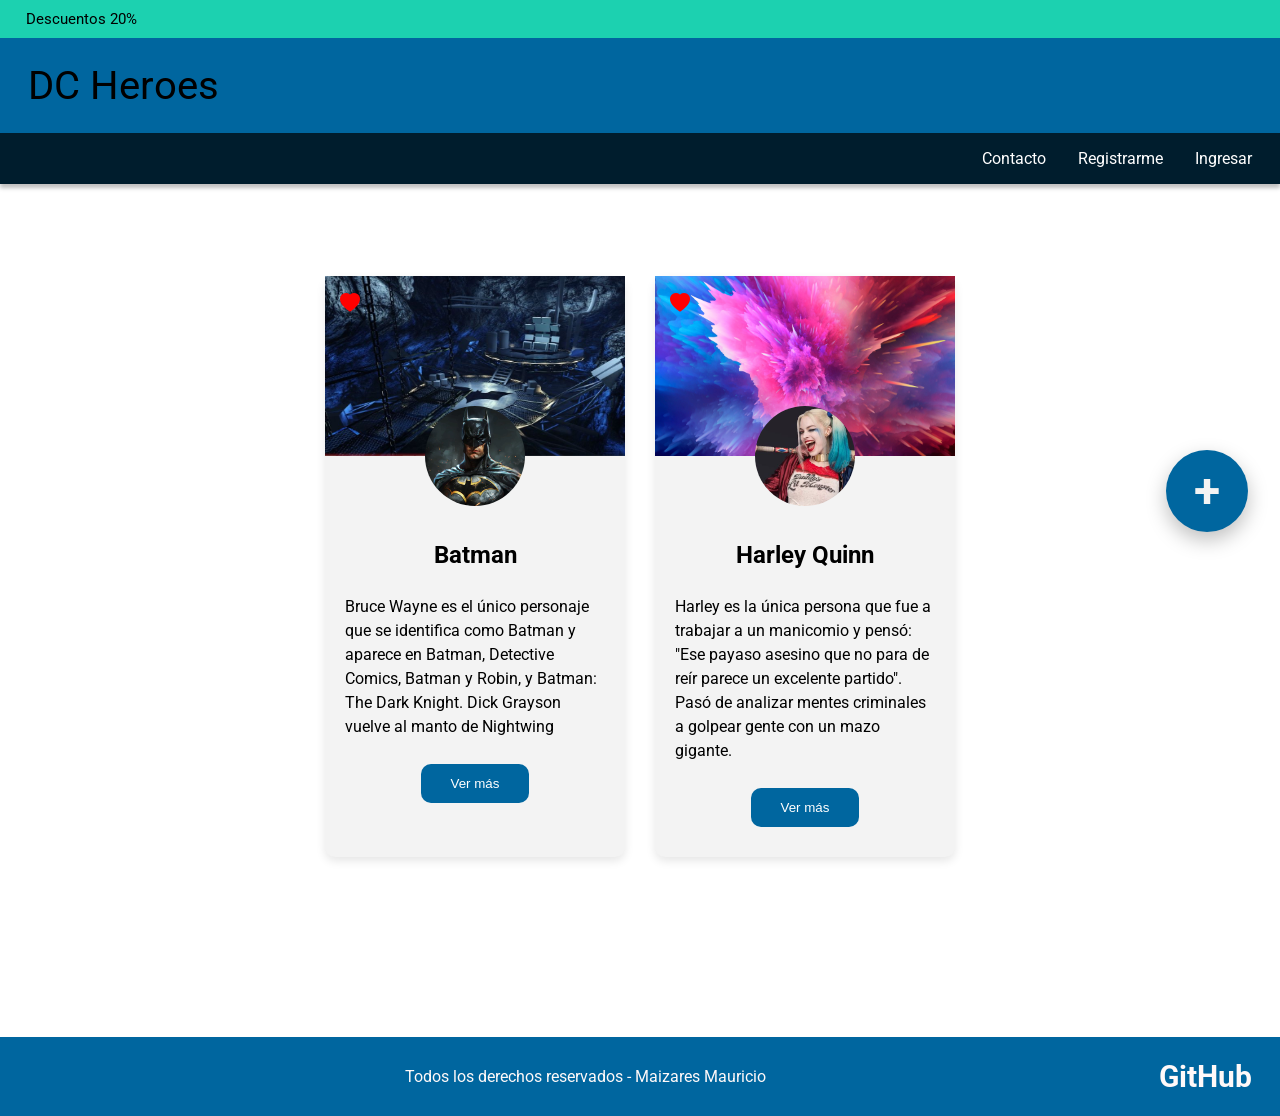
<file: index.html>
<!doctype html>
<html lang="es">
  <head>
    <meta charset="UTF-8" />
    <meta name="viewport" content="width=device-width, initial-scale=1.0" />
    <title>DC Heroes — Home | Programación II</title>
    <link rel="preconnect" href="https://fonts.googleapis.com" />
    <link rel="preconnect" href="https://fonts.gstatic.com" crossorigin />
    <link
      href="https://fonts.googleapis.com/css2?family=Roboto:wght@400;700&display=swap"
      rel="stylesheet"
    />
    <link
      rel="stylesheet"
      href="https://cdn.jsdelivr.net/npm/bootstrap-icons@1.13.1/font/bootstrap-icons.min.css"
    />
    <link rel="stylesheet" href="css/hub.css" />
  </head>
  <body>
    <div class="top-bar">Descuentos 20%</div>
    <header class="brand-header">
      <h1>DC Heroes</h1>
    </header>
    <nav class="main-nav" aria-label="Principal">
      <a href="#">Contacto</a>
      <a href="#">Registrarme</a>
      <a href="#">Ingresar</a>
    </nav>
    <main class="page-main">
      <section class="cartas-heroes">
        <article class="hero-card">
          <i class="bi bi-heart-fill"></i>
          <img class="banner" src="images/bg-Batman.png" alt="Fondo-Batman" />
          <img
            class="avatar"
            src="images/pp-Batman.png"
            alt="FotoDePerfil-Batman"
          />
          <h2>Batman</h2>
          <p>
            Bruce Wayne es el único personaje que se identifica como Batman y
            aparece en Batman, Detective Comics, Batman y Robin, y Batman: The
            Dark Knight. Dick Grayson vuelve al manto de Nightwing
          </p>
          <button>Ver más</button>
        </article>
        <article class="hero-card">
          <i class="bi bi-heart-fill"></i>
          <img class="banner" src="images/bg-Harley.jpg" alt="Fondo-Harley" />
          <img
            class="avatar"
            src="images/pp-Harley.jpg"
            alt="FotoDePerfil-Harley"
          />
          <h2>Harley Quinn</h2>
          <p>
            Harley es la única persona que fue a trabajar a un manicomio y
            pensó: "Ese payaso asesino que no para de reír parece un excelente
            partido". Pasó de analizar mentes criminales a golpear gente con un
            mazo gigante.
          </p>
          <button>Ver más</button>
        </article>
      </section>
    </main>
    <footer class="site-footer">
      <p>Todos los derechos reservados - Maizares Mauricio</p>
      <a href="https://github.com/" class="footer-github">GitHub</a>
    </footer>
    <a
      class="fab-plus"
      href="formularios.html"
      aria-label="Ir al formulario Añadí tu super"
      >+</a
    >
  </body>
</html>
</file>
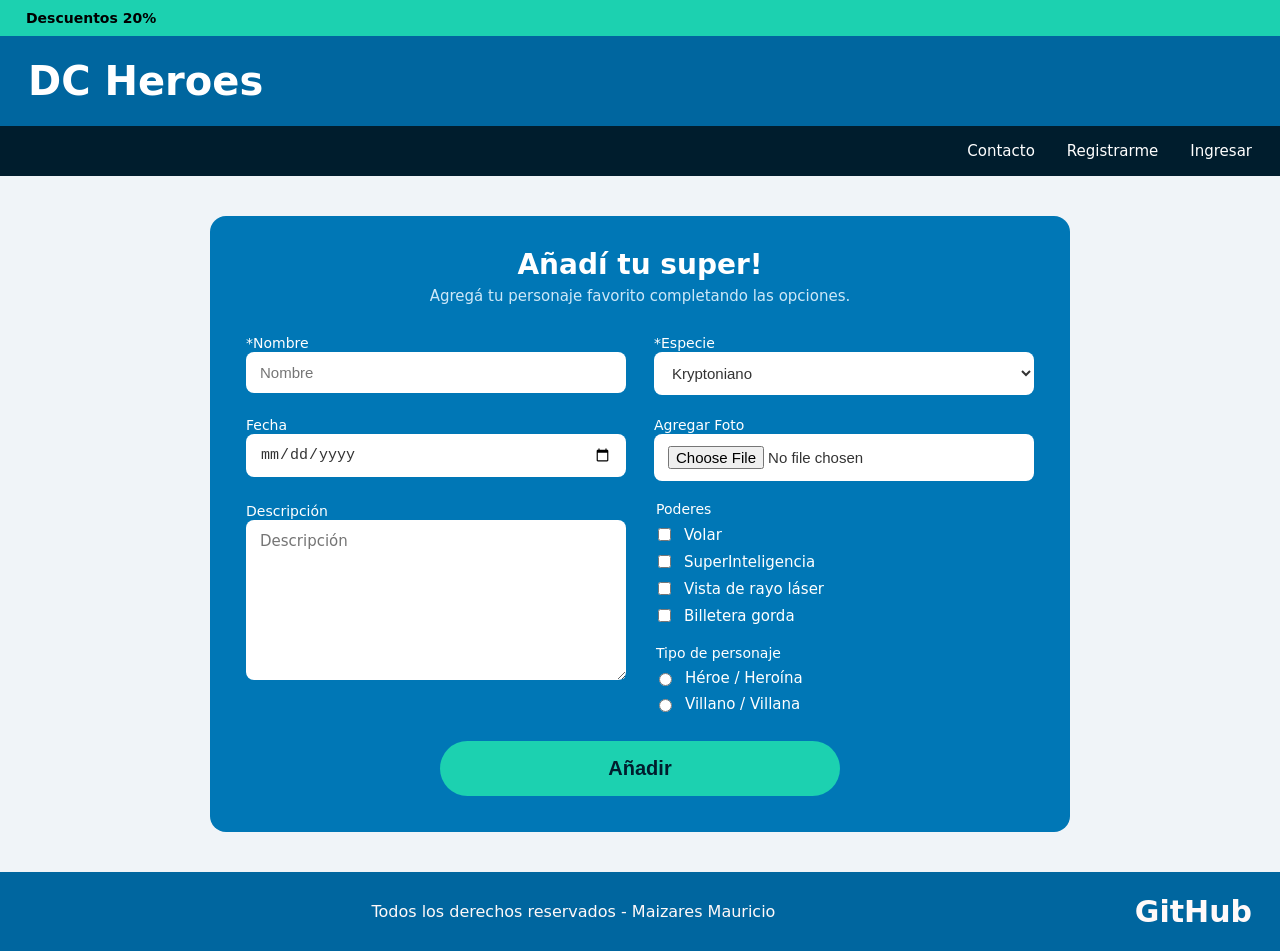
<file: formularios.html>
<!doctype html>
<html lang="es">

<head>
  <meta charset="UTF-8" />
  <meta name="viewport" content="width=device-width, initial-scale=1.0" />
  <title>DC Heroes — Añadí tu super | Programación II</title>
  <link rel="preconnect" href="https://fonts.googleapis.com" />
  <link rel="preconnect" href="https://fonts.gstatic.com" crossorigin />
  <link
    href="https://fonts.googleapis.com/css2?family=Inter:wght@300;700&family=Karla&family=Roboto:wght@400;700&display=swap"
    rel="stylesheet" />
  <link rel="stylesheet" href="css/formularios.css" />
</head>

<body>
  <div class="page-shell">
    <div class="top-bar">Descuentos 20%</div>
    <header class="brand-header">
      <p class="brand-title">DC Heroes</p>
    </header>
    <nav class="main-nav" aria-label="Principal">
      <a href="#">Contacto</a>
      <a href="#">Registrarme</a>
      <a href="#">Ingresar</a>
    </nav>

    <main class="page-main">
      <section class="super-formulario">
        <h1 class="super-titulo">Añadí tu super!</h1>
        <p class="super-sub-titulo">Agregá tu personaje favorito completando las opciones.</p>

        <form action="#" method="post">

          <div class="campo-nombre">
            <label for="nombre">*Nombre</label>
            <input type="text" name="Nombre" id="nombre" placeholder="Nombre" required />
          </div>

          <div class="campo-especie">
            <label for="especie">*Especie</label>
            <select name="Especie" id="especie" required>
              <option value="kryptoniano">Kryptoniano</option>
              <option value="marciano">Marciano</option>
              <option value="atlante">Atlante</option>
              <option value="unknown">Unknown</option>
              <option value="humano">Humano</option>
            </select>
          </div>

          <div class="campo-fecha">
            <label for="fecha">Fecha</label>
            <input type="date" name="Fecha" id="fecha" />
          </div>

          <div class="campo-foto">
            <label for="archivo">Agregar Foto</label>
            <input type="file" name="Archivo" id="archivo" />
          </div>

          <div class="campo-desc">
            <label for="comentario">Descripción</label>
            <textarea name="comentario" id="comentario" placeholder="Descripción"></textarea>
          </div>

          <fieldset class="campo-poderes">
            <legend>Poderes</legend>
            <div class="poderes-grupo">
              <label><input type="checkbox" name="poder" value="volar" /> Volar</label>
              <label><input type="checkbox" name="poder" value="superinteligencia" /> SuperInteligencia</label>
              <label><input type="checkbox" name="poder" value="rayo-laser" /> Vista de rayo láser</label>
              <label><input type="checkbox" name="poder" value="billetera" /> Billetera gorda</label>
            </div>
          </fieldset>

          <fieldset class="campo-tipo">
            <legend>Tipo de personaje</legend>
            <div class="tipo-grupo">
              <label><input type="radio" name="tipo-personaje" value="heroe" /> Héroe / Heroína</label>
              <label><input type="radio" name="tipo-personaje" value="villano" /> Villano / Villana</label>
            </div>
          </fieldset>

          <button type="submit" class="super-boton">Añadir</button>

        </form>
      </section>
    </main>
    <footer class="site-footer">
      <p>Todos los derechos reservados - Maizares Mauricio</p>
      <a href="https://github.com/" class="footer-github">GitHub</a>
    </footer>
  </div>
</body>

</html>
</file>
<file: css/hub.css>
/* Pantalla Home (referencia visual). No forma parte de la autocalificación. */
*,
*::before,
*::after {
  box-sizing: border-box;
}

:root {
  --n1-color: #1cd1b0;
  --n2-color: #00669f;
  --n3-color: #f3f3f3;
}

body {
  margin: 0;
  min-height: 100vh;
  font-family: "Roboto", system-ui, sans-serif;
  background: #fff;
  color: #000;
}

a {
  color: inherit;
  text-decoration: none;
}

.top-bar {
  background: #1cd1b0;
  padding: 10px 26px;
  font-size: 15px;
}

.brand-header {
  background: #00669f;
  box-shadow: 0 10px 7px rgba(0, 0, 0, 0.25);
  padding: 24px 28px;
}

.brand-header h1 {
  margin: 0;
  font-size: 40px;
  font-weight: 400;
}

.main-nav {
  background: #001d2d;
  box-shadow: 0 4px 4px rgba(0, 0, 0, 0.25);
  display: flex;
  justify-content: flex-end;
  gap: 32px;
  padding: 16px 28px;
  color: #fff;
  font-size: 16px;
}

.page-main {
  min-height: calc(100vh - 38px - 100px - 51px - 51px);
  padding: 32px 28px 120px;
}

.hub-note {
  max-width: 640px;
  line-height: 1.5;
}

.site-footer {
  background: #00669f;
  box-shadow: 0 4px 4px rgba(0, 0, 0, 0.25);
  color: #fff9f9;
  display: flex;
  align-items: center;
  justify-content: space-between;
  gap: 16px;
  padding: 14px 28px;
  font-size: 16px;
}

.site-footer p {
  text-align: center;
  flex: 1;
}

.footer-github {
  font-weight: 700;
  text-decoration: none;
  font-size: 30px;
}

.footer-github:hover {
  text-decoration: underline;
}

.fab-plus {
  position: fixed;
  right: 32px;
  bottom: 96px;
  width: 82px;
  height: 82px;
  top: 50%;
  border-radius: 50%;
  background: var(--n2-color);
  color: var(--n3-color);
  font-size: 48px;
  font-weight: 700;
  display: flex;
  align-items: center;
  justify-content: center;
  box-shadow: 0 8px 20px rgba(0, 0, 0, 0.25);
}

.fab-plus:focus-visible {
  outline: 3px solid #00669f;
  outline-offset: 3px;
}

.cartas-heroes {
  display: flex;
  flex-wrap: wrap;
  justify-content: center;
  gap: 30px;
  padding: 60px 20px;
  max-width: 1200px;
  margin: 0 auto;
}

.hero-card {
  position: relative;
  background-color: #f3f3f3;
  width: 300px;
  border-radius: 10px;
  box-shadow: 0 4px 10px rgba(0, 0, 0, 0.1);
  display: flex;
  flex-direction: column;
  align-items: center;
  padding-bottom: 30px;
  text-align: center;

  h2 {
    margin-bottom: 10px;
    font-size: 24px;
  }

  p {
    padding: 0 20px;
    margin-bottom: 25px;
    line-height: 1.5;
    text-align: left;
  }

  button {
    background-color: var(--n2-color);
    color: white;
    border: none;
    padding: 12px 30px;
    border-radius: 10px;
  }
}

.bi-heart-fill {
  position: absolute;
  top: 15px;
  left: 15px;
  color: red;
  font-size: 20px;
}

.banner {
  width: 100%;
  height: 180px;
  display: block;
}

.avatar {
  width: 100px;
  height: 100px;
  border-radius: 50%;
  display: block;
  margin: -50px auto 15px auto;
  position: relative;
  object-fit: cover;
}
</file>
<file: css/formularios.css>
*,
*::before,
*::after {
  box-sizing: border-box;
}

body {
  margin: 0;
  font-family: "Segoe UI", system-ui, sans-serif;
  background: #f0f4f8;
}

a {
  color: inherit;
}


.page-shell {
  min-height: 100vh;
  display: flex;
  flex-direction: column;
}

.top-bar {
  background: #1cd1b0;
  padding: 10px 26px;
  font-weight: 600;
  font-size: 14px;
}

.brand-header {
  background: #00669f;
  padding: 22px 28px;
}

.brand-title {
  margin: 0;
  font-size: 40px;
  color: #fff;
  font-weight: 700;
}

.main-nav {
  background: #001d2d;
  color: #fff;
  display: flex;
  justify-content: flex-end;
  gap: 32px;
  padding: 16px 28px;
}

.main-nav a {
  text-decoration: none;
  font-size: 15px;
}

.page-main {
  flex: 1;
  padding: 40px 16px;
  display: flex;
  justify-content: center;
}

.super-formulario {
  background-color: #0077b6;
  border-radius: 16px;
  padding: 32px 36px 36px;
  width: 100%;
  max-width: 860px;
}

.super-titulo {
  color: #fff;
  font-size: 28px;
  font-weight: 700;
  text-align: center;
  margin: 0 0 6px;
}

.super-sub-titulo {
  color: #cde8f8;
  text-align: center;
  margin: 0 0 28px;
  font-size: 15px;
}

form {
  display: grid;
  grid-template-columns: 1fr 1fr;
  gap: 20px 28px;
}

.campo {
  display: flex;
  flex-direction: column;
  gap: 6px;
}

.campo-nombre {
  grid-column: 1;
}

.campo-especie {
  grid-column: 2;
}

.campo-fecha {
  grid-column: 1;
}

.campo-foto {
  grid-column: 2;
}

.campo-desc {
  grid-column: 1;
  grid-row: 3 / 5;
}

.campo-poderes {
  grid-column: 2;
}

.campo-tipo {
  grid-column: 2;
}

label {
  color: #fff;
  font-size: 14px;
  font-weight: 500;
}

input[type="text"],
input[type="date"],
input[type="file"],
select,
textarea {
  width: 100%;
  padding: 12px 14px;
  border: none;
  border-radius: 8px;
  background: #fff;
  font-size: 15px;
  color: #333;
}

fieldset {
  border: none;
  padding: 0;
  margin: 0;
}

fieldset legend {
  color: #fff;
  font-size: 14px;
  font-weight: 500;
  margin-bottom: 6px;
}

textarea {
  resize: vertical;
  min-height: 160px;
  font-family: inherit;
}

.poderes-grupo,
.tipo-grupo {
  display: flex;
  flex-direction: column;
  gap: 8px;
  margin-top: 2px;
}

.poderes-grupo label,
.tipo-grupo label {
  display: flex;
  align-items: center;
  gap: 10px;
  font-size: 15px;
  font-weight: 400;
}

.super-boton {
  grid-column: 1 / -1;
  background: #1cd1b0;
  color: #001d2d;
  font-size: 20px;
  font-weight: 700;
  border: none;
  border-radius: 50px;
  padding: 16px 0;
  width: 100%;
  max-width: 400px;
  margin: 8px auto 0;
  display: block;
  cursor: pointer;
}


.site-footer {
  background: #00669f;
  box-shadow: 0 4px 4px rgba(0, 0, 0, 0.25);
  color: #fff9f9;
  display: flex;
  align-items: center;
  justify-content: space-between;
  gap: 16px;
  padding: 14px 28px;
  font-size: 16px;
}

.site-footer p {
  text-align: center;
  flex: 1;
}

.footer-github {
  font-weight: 700;
  text-decoration: none;
  font-size: 30px;
}

.footer-github:hover {
  text-decoration: underline;
}
</file>
